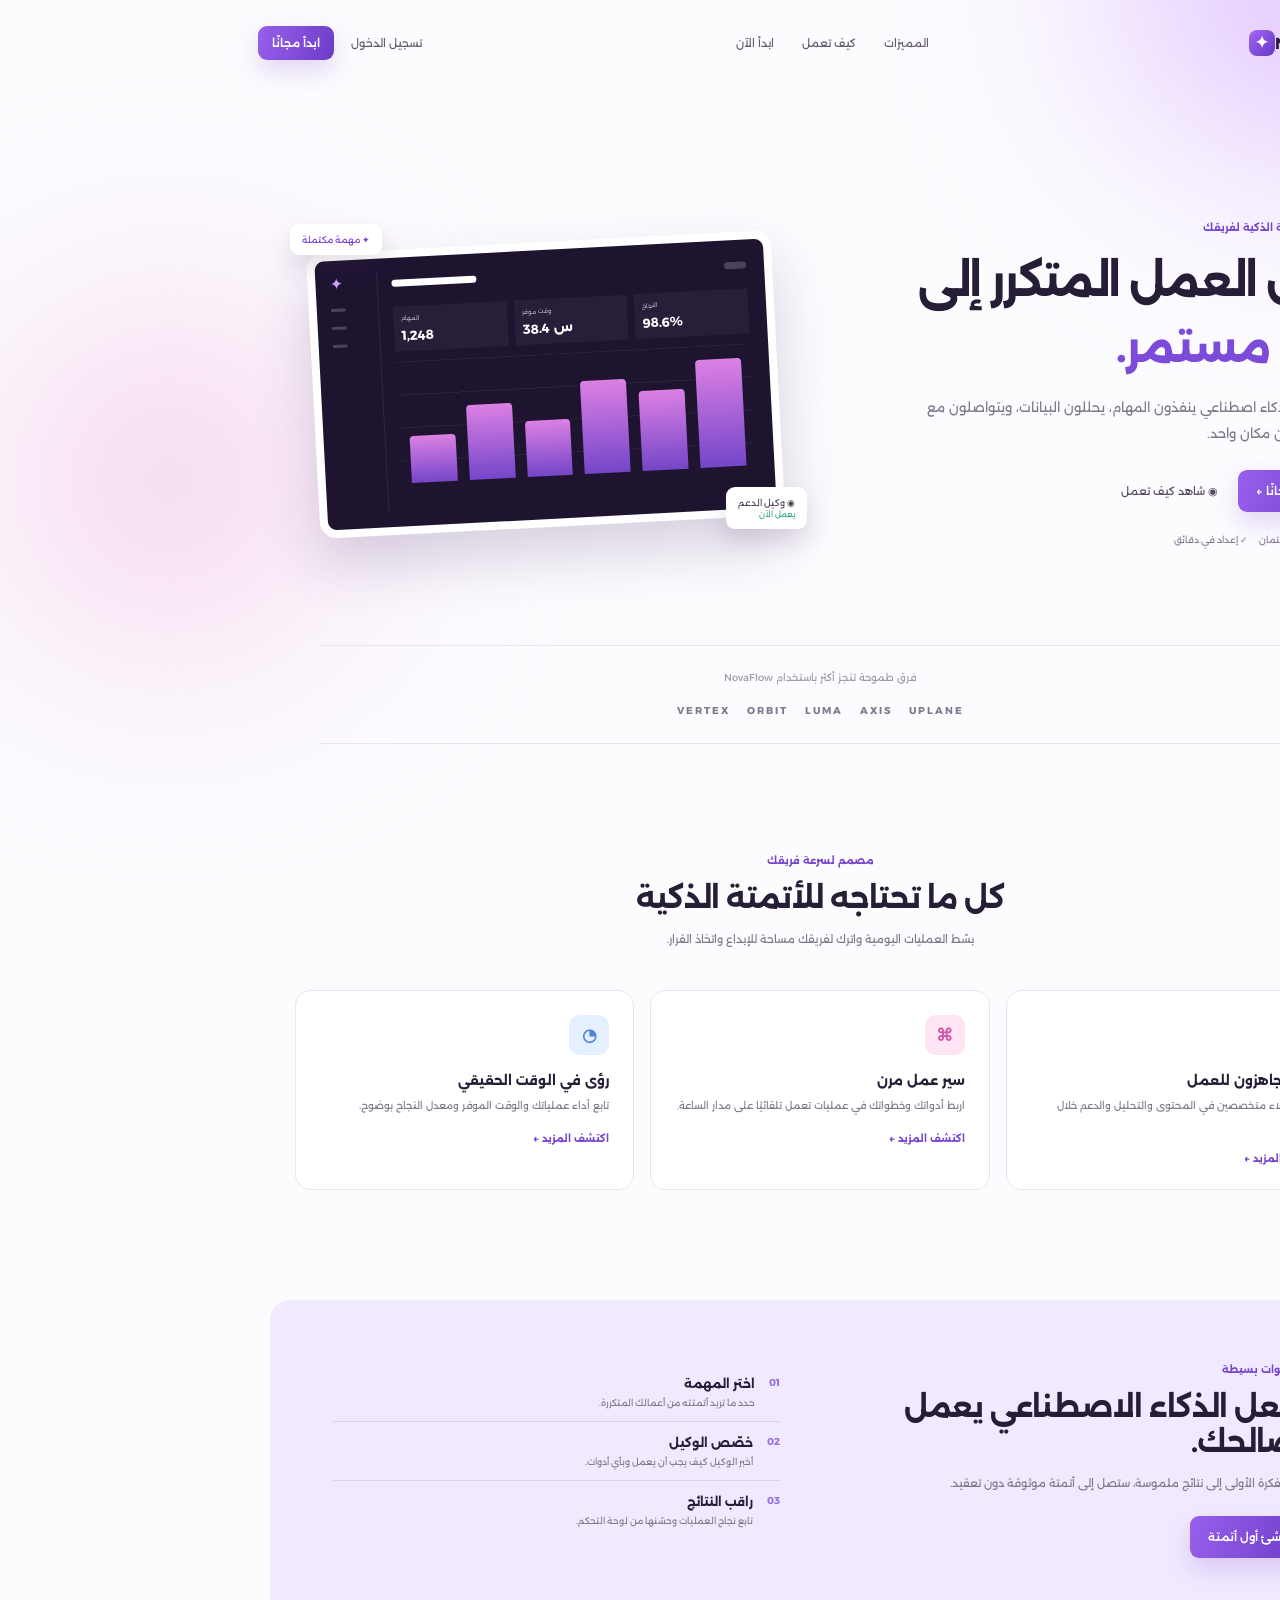
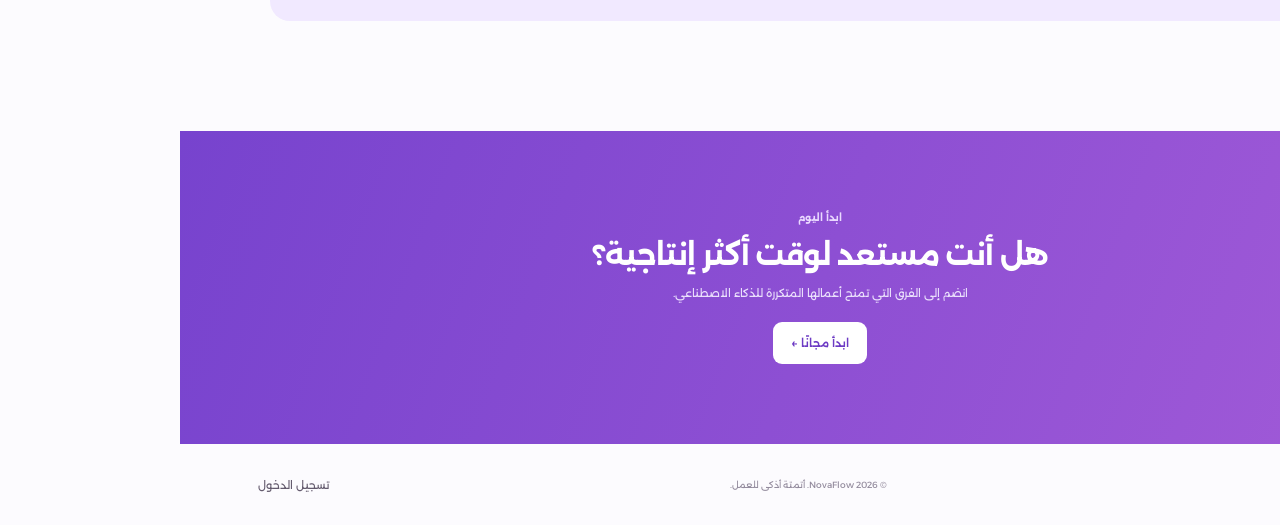
<file: index.html>
<!doctype html><html lang="ar" dir="rtl"><head><meta charset="UTF-8"><meta name="viewport" content="width=device-width,initial-scale=1.0"><title>NovaFlow | أتمتة أذكى</title><link rel="preconnect" href="https://fonts.googleapis.com"><link rel="preconnect" href="https://fonts.gstatic.com" crossorigin><link href="https://fonts.googleapis.com/css2?family=Alexandria:wght@400;500;600;700&display=swap" rel="stylesheet"><link rel="stylesheet" href="home.css"></head><body><div class="glow a"></div><div class="glow b"></div><header><a class="brand" href="index.html"><span>✦</span>NOVAFLOW</a><nav><a href="#features">المميزات</a><a href="#how">كيف تعمل</a><a href="#start">ابدأ الآن</a></nav><div><a class="login" href="login.html">تسجيل الدخول</a><a class="button mini" href="login.html">ابدأ مجانًا</a></div></header><main><section class="hero"><div><p class="eyebrow">✦ منصة الأتمتة الذكية لفريقك</p><h1>حوّل العمل المتكرر إلى <em>نمو مستمر.</em></h1><p class="lead">أنشئ وكلاء ذكاء اصطناعي ينفذون المهام، يحللون البيانات، ويتواصلون مع عملائك — من مكان واحد.</p><p><a class="button" href="login.html">ابدأ الآن مجانًا <span>←</span></a><a class="watch" href="#how">◉ شاهد كيف تعمل</a></p><div class="trust">✓ لا تحتاج بطاقة ائتمان　 ✓ إعداد في دقائق</div></div><div class="visual"><i class="tag t1">✦ مهمة مكتملة</i><div class="preview"><aside>✦<i></i><i></i><i></i></aside><section><div class="p-title"><b></b><i></i></div><div class="p-stats"><span>المهام<strong>1,248</strong></span><span>وقت موفر<strong>38.4 س</strong></span><span>النجاح<strong>98.6%</strong></span></div><div class="bars"><i style="--h:42%"></i><i style="--h:67%"></i><i style="--h:50%"></i><i style="--h:83%"></i><i style="--h:71%"></i><i style="--h:96%"></i></div></section></div><i class="tag t2">◉ وكيل الدعم<br><small>يعمل الآن</small></i></div></section><section class="logos">فرق طموحة تنجز أكثر باستخدام NovaFlow <div>VERTEX　 ORBIT　 LUMA　 AXIS　 UPLANE</div></section><section class="features" id="features"><p class="eyebrow">مصمم لسرعة فريقك</p><h2>كل ما تحتاجه للأتمتة الذكية</h2><p class="section-text">بسّط العمليات اليومية واترك لفريقك مساحة للإبداع واتخاذ القرار.</p><div class="cards"><article><b>✦</b><h3>وكلاء جاهزون للعمل</h3><p>أنشئ وكلاء متخصصين في المحتوى والتحليل والدعم خلال دقائق.</p><a href="login.html">اكتشف المزيد ←</a></article><article><b>⌘</b><h3>سير عمل مرن</h3><p>اربط أدواتك وخطواتك في عمليات تعمل تلقائيًا على مدار الساعة.</p><a href="login.html">اكتشف المزيد ←</a></article><article><b>◔</b><h3>رؤى في الوقت الحقيقي</h3><p>تابع أداء عملياتك والوقت الموفر ومعدل النجاح بوضوح.</p><a href="login.html">اكتشف المزيد ←</a></article></div></section><section class="how" id="how"><div><p class="eyebrow">3 خطوات بسيطة</p><h2>اجعل الذكاء الاصطناعي يعمل لصالحك.</h2><p>من الفكرة الأولى إلى نتائج ملموسة، ستصل إلى أتمتة موثوقة دون تعقيد.</p><a class="button" href="login.html">أنشئ أول أتمتة</a></div><ol><li><b>01</b><span><h3>اختر المهمة</h3><p>حدد ما تريد أتمتته من أعمالك المتكررة.</p></span></li><li><b>02</b><span><h3>خصّص الوكيل</h3><p>أخبر الوكيل كيف يجب أن يعمل وبأي أدوات.</p></span></li><li><b>03</b><span><h3>راقب النتائج</h3><p>تابع نجاح العمليات وحسّنها من لوحة التحكم.</p></span></li></ol></section><section class="cta" id="start"><p class="eyebrow">ابدأ اليوم</p><h2>هل أنت مستعد لوقت أكثر إنتاجية؟</h2><p>انضم إلى الفرق التي تمنح أعمالها المتكررة للذكاء الاصطناعي.</p><a class="button white" href="login.html">ابدأ مجانًا ←</a></section></main><footer><a class="brand" href="index.html"><span>✦</span>NOVAFLOW</a><p>© 2026 NovaFlow. أتمتة أذكى للعمل.</p><a href="login.html">تسجيل الدخول</a></footer></body></html>
</file>
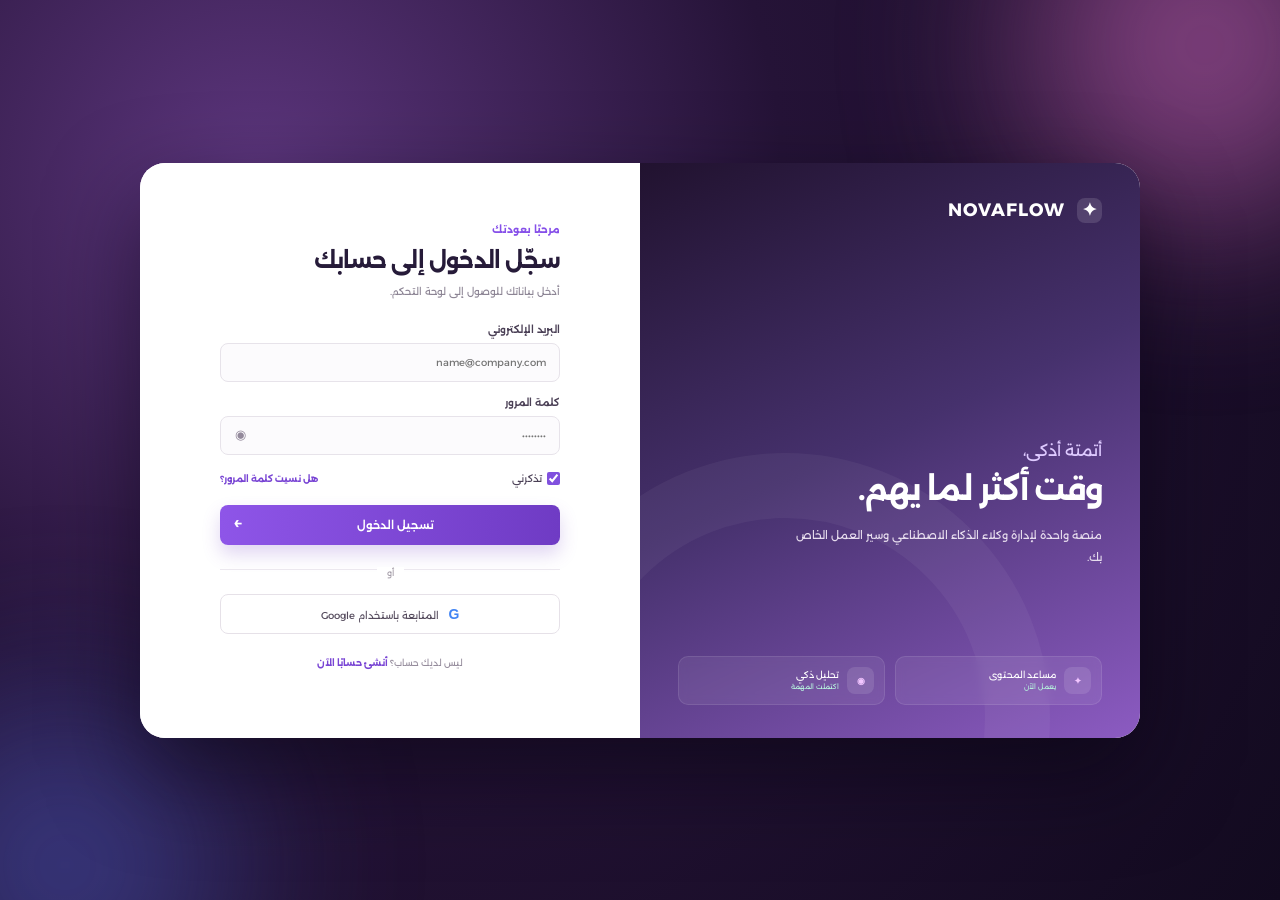
<file: dashboard.html>
<!doctype html>
<html lang="ar" dir="rtl"><head><meta charset="UTF-8"><meta name="viewport" content="width=device-width,initial-scale=1.0"><title>NovaFlow | AI Automation</title><link rel="preconnect" href="https://fonts.googleapis.com"><link rel="preconnect" href="https://fonts.gstatic.com" crossorigin><link href="https://fonts.googleapis.com/css2?family=Alexandria:wght@400;500;600;700&display=swap" rel="stylesheet"><link rel="stylesheet" href="style.css"></head>
<body><div class="ambient a"></div><div class="ambient b"></div><main class="shell"><aside class="sidebar"><a class="brand" href="#"><span>✦</span> NOVAFLOW</a><p class="workspace">مساحة عمل الفريق</p><nav><a class="active" href="#dashboard">▦ لوحة التحكم</a><a href="#analytics">◔ التحليلات</a><a href="#workflows">⌘ سير العمل</a><a href="#agents">◉ الوكلاء الذكيون</a><a href="#activity">◌ سجل النشاط</a><a href="#settings">⚙ الإعدادات</a></nav><div class="usage"><div><span>استخدام الخطة</span><strong>68%</strong></div><i><em></em></i><small>680 من 1,000 عملية</small></div><button class="logout" id="logoutButton">↪ تسجيل الخروج</button></aside>
<section class="content" id="dashboard"><header><button class="mobile-menu" id="menuButton">☰</button><div><h1>لوحة التحكم</h1><p>مرحبًا يا حكيم، إليك ملخص أعمالك اليوم.</p></div><div class="top-actions"><button>♧<i></i></button><button>✉</button><div class="profile"><span>ح</span><div><strong>حكيم</strong><small>مدير النظام</small></div></div></div></header>
<section class="metrics" id="analytics"><article><span class="metric violet">✦</span><div><small>المهام المنفّذة</small><strong id="runsCount">1,248</strong><p class="up">↑ 12.5% <span>هذا الأسبوع</span></p></div></article><article><span class="metric pink">◷</span><div><small>وقت تم توفيره</small><strong>38.4 س</strong><p class="up">↑ 8.2% <span>هذا الأسبوع</span></p></div></article><article><span class="metric blue">◉</span><div><small>وكلاء نشطون</small><strong>08</strong><p class="online">● 6 يعملون الآن</p></div></article><article><span class="metric orange">◈</span><div><small>معدل النجاح</small><strong>98.6%</strong><p class="up">↑ 1.4% <span>هذا الشهر</span></p></div></article></section>
<section class="charts"><article class="panel chart-panel"><div class="panel-head"><div><h2>نشاط الأتمتة</h2><p>عدد العمليات المنفذة خلال الأسبوع</p></div><select><option>آخر 7 أيام</option></select></div><div class="chart"><div class="y"><span>300</span><span>200</span><span>100</span><span>0</span></div><div class="bars"><i style="--h:54%"></i><i style="--h:78%"></i><i style="--h:63%"></i><i style="--h:90%"></i><i style="--h:70%"></i><i style="--h:84%"></i><i style="--h:97%"></i></div></div><div class="days"><span>السبت</span><span>الأحد</span><span>الإثنين</span><span>الثلاثاء</span><span>الأربعاء</span><span>الخميس</span><span>اليوم</span></div></article><article class="panel agents" id="agents"><div class="panel-head"><div><h2>الوكلاء الذكيون</h2><p>حالة فريق الأتمتة</p></div><button>عرض الكل</button></div><div class="agent"><b class="av one">م</b><div><strong>مساعد المحتوى</strong><small>● يعمل الآن</small></div><button>▶</button></div><div class="agent"><b class="av two">ب</b><div><strong>محلل البيانات</strong><small>● يعمل الآن</small></div><button>▶</button></div><div class="agent"><b class="av three">ع</b><div><strong>وكيل الدعم</strong><small class="idle">● في الانتظار</small></div><button>▶</button></div></article></section>
<section class="panel workflows" id="workflows"><div class="panel-head"><div><h2>عمليات الأتمتة الأخيرة</h2><p>كل عملياتك المنفذة مؤخرًا</p></div><div class="table-actions"><input id="searchInput" placeholder="ابحث عن عملية..."><button class="new-flow" id="newTaskBtn">+ إنشاء أتمتة</button></div></div><div class="table-wrap"><table><thead><tr><th>اسم العملية</th><th>الوكيل</th><th>وقت التنفيذ</th><th>الحالة</th><th>التفاصيل</th></tr></thead><tbody id="tableBody"><tr><td><b class="flow violet">✦</b> تلخيص رسائل البريد</td><td>مساعد المحتوى</td><td>منذ 3 دقائق</td><td><span class="status done">● مكتملة</span></td><td><button class="detail">عرض</button></td></tr><tr><td><b class="flow blue">◉</b> تحليل تقييمات العملاء</td><td>محلل البيانات</td><td>منذ 18 دقيقة</td><td><span class="status done">● مكتملة</span></td><td><button class="detail">عرض</button></td></tr><tr><td><b class="flow orange">⌁</b> إرسال تقرير المبيعات</td><td>وكيل التقارير</td><td>منذ ساعة</td><td><span class="status run">● قيد التنفيذ</span></td><td><button class="detail">عرض</button></td></tr><tr><td><b class="flow rose">⌘</b> تصنيف طلبات الدعم</td><td>وكيل الدعم</td><td>منذ ساعتين</td><td><span class="status done">● مكتملة</span></td><td><button class="detail">عرض</button></td></tr></tbody></table></div></section></section></main>
<div class="modal-backdrop" id="modalBackdrop"><form class="modal" id="taskForm"><button type="button" class="close" id="closeModal">×</button><p>أتمتة جديدة</p><h2>أنشئ سير عمل ذكي</h2><label>اسم العملية<input id="taskName" required maxlength="48" placeholder="مثال: تلخيص محادثات الدعم"></label><label>اختر الوكيل<select id="taskAgent"><option>مساعد المحتوى</option><option>محلل البيانات</option><option>وكيل الدعم</option></select></label><button class="new-flow submit" type="submit">إنشاء وتشغيل ✦</button></form></div><div class="toast" id="toast">تم إنشاء العملية بنجاح</div><script src="app.js"></script></body></html>
</file>
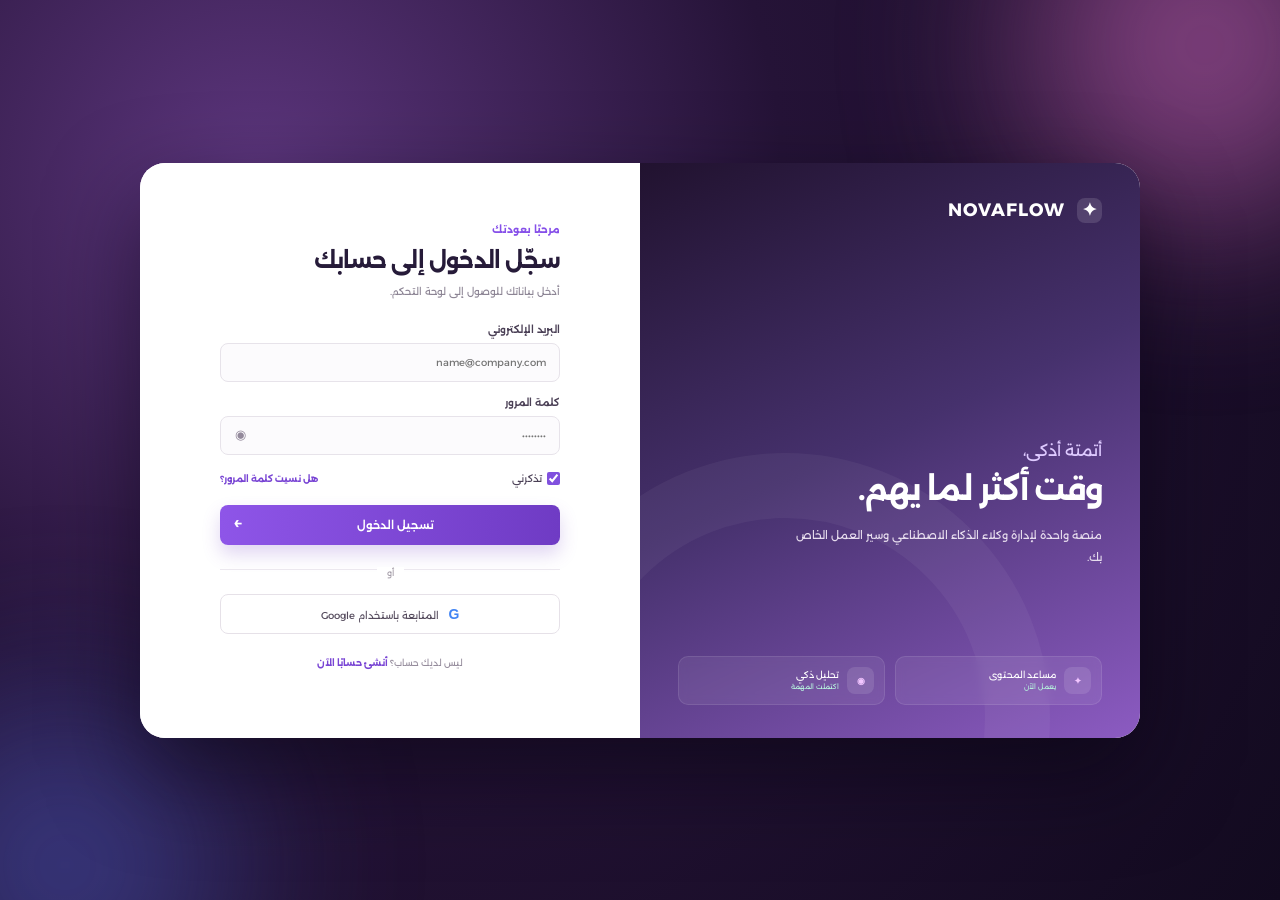
<file: login.html>
<!doctype html>
<html lang="ar" dir="rtl">
  <head>
    <meta charset="UTF-8" />
    <meta name="viewport" content="width=device-width, initial-scale=1.0" />
    <title>تسجيل الدخول | NovaFlow</title>
    <link rel="preconnect" href="https://fonts.googleapis.com" />
    <link rel="preconnect" href="https://fonts.gstatic.com" crossorigin />
    <link href="https://fonts.googleapis.com/css2?family=Alexandria:wght@400;500;600;700&display=swap" rel="stylesheet" />
    <link rel="stylesheet" href="login.css" />
  </head>
  <body>
    <div class="background-orb one"></div><div class="background-orb two"></div>
    <main class="login-card">
      <section class="visual-side">
        <a class="brand" href="index.html"><span>✦</span> NOVAFLOW</a>
        <div class="visual-copy"><p>أتمتة أذكى،</p><h1>وقت أكثر لما يهم.</h1><span>منصة واحدة لإدارة وكلاء الذكاء الاصطناعي وسير العمل الخاص بك.</span></div>
        <div class="mini-flow"><div><b>✦</b><span>مساعد المحتوى<small>يعمل الآن</small></span><i>→</i></div><div><b>◉</b><span>تحليل ذكي<small>اكتملت المهمة</small></span></div></div>
      </section>
      <section class="form-side">
        <div class="form-wrap">
          <p class="welcome">مرحبًا بعودتك</p><h2>سجّل الدخول إلى حسابك</h2><p class="subtitle">أدخل بياناتك للوصول إلى لوحة التحكم.</p>
          <form id="loginForm">
            <label>البريد الإلكتروني<input id="email" type="email" required placeholder="name@company.com" /></label>
            <label>كلمة المرور<div class="password-wrap"><input id="password" type="password" required minlength="4" placeholder="••••••••" /><button type="button" id="togglePassword" aria-label="إظهار كلمة المرور">◉</button></div></label>
            <div class="options"><label class="remember"><input type="checkbox" checked /> تذكرني</label><a href="#">هل نسيت كلمة المرور؟</a></div>
            <button class="submit" type="submit">تسجيل الدخول <span>←</span></button>
          </form>
          <div class="divider"><span>أو</span></div>
          <button class="google" type="button"><b>G</b> المتابعة باستخدام Google</button>
          <p class="signup">ليس لديك حساب؟ <a href="#">أنشئ حسابًا الآن</a></p>
        </div>
      </section>
    </main>
    <div class="toast" id="toast">تم تسجيل الدخول بنجاح، جاري فتح لوحة التحكم...</div>
    <script src="login.js"></script>
  </body>
</html>
</file>
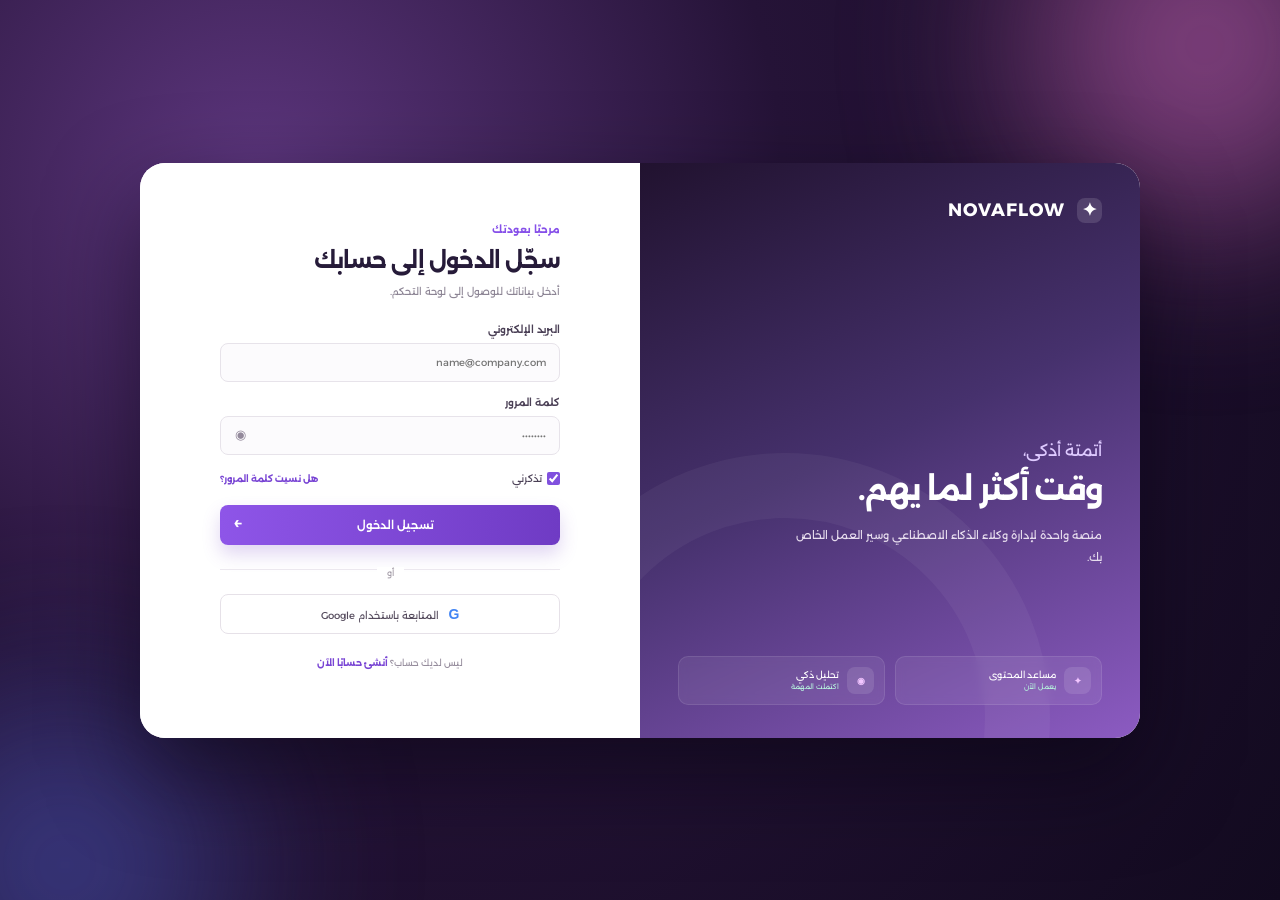
<file: sections.html>
<!doctype html><html lang="ar" dir="rtl"><head><meta charset="utf-8"><meta name="viewport" content="width=device-width,initial-scale=1"><title>NovaFlow | مساحة العمل</title><link href="https://fonts.googleapis.com/css2?family=Alexandria:wght@400;500;600;700&display=swap" rel="stylesheet"><style>body{margin:0;background:#180f28;color:#f3edfb;font:12px Alexandria,Arial}main{max-width:1300px;min-height:100vh;margin:auto;display:flex}aside{width:220px;padding:30px 18px;background:#120b20;border-left:1px solid #ffffff12}.brand{color:#fff;text-decoration:none;font-weight:bold;letter-spacing:1px}.brand span{padding:5px;margin-left:6px;border-radius:7px;background:#8953e7}aside p{font-size:10px;color:#9f94aa;margin:16px 0 25px}nav{display:grid;gap:5px}nav a{padding:11px;color:#bfb4c9;text-decoration:none;border-radius:7px}nav a.active,nav a:hover{background:#62409d;color:white}aside button{margin-top:50px;background:none;border:0;color:#c1b5ca;font:11px Alexandria;cursor:pointer}.content{flex:1;padding:40px}header{display:flex;justify-content:space-between;margin-bottom:25px}header p{margin:0 0 8px;color:#c590ff;font-size:9px}h1{margin:0;font-size:24px}header span,.card p{color:#a99eb3;font-size:10px}header a{color:#e3d8ed;text-decoration:none;background:#ffffff0d;padding:9px;border-radius:7px}.grid{display:grid;grid-template-columns:repeat(3,1fr);gap:14px}.card{padding:20px;border:1px solid #ffffff13;border-radius:13px;background:#261a3c}.card h2{font-size:13px;margin:0 0 7px}.big{font-size:27px!important;color:#fff!important}.green{color:#64dca8!important}.wide{grid-column:span 2}.chart{height:220px;display:flex;align-items:end;gap:14px;padding:14px;margin-top:15px;background:repeating-linear-gradient(to bottom,#ffffff0d 0,#ffffff0d 1px,transparent 1px,transparent 55px)}.chart i{flex:1;height:var(--h);background:linear-gradient(#cc72fa,#7745cb);border-radius:6px 6px 0 0}.table{width:100%;border-collapse:collapse;margin-top:15px}.table td,.table th{border-bottom:1px solid #ffffff12;padding:12px 8px;text-align:right;font-size:9px}.table th{color:#a99eb3;font-weight:400}.state{color:#6cdda9}.agent,.activity{display:flex;align-items:center;gap:12px;padding:13px 0;border-bottom:1px solid #ffffff12}.avatar,.activity b{display:grid;place-items:center;width:31px;height:31px;background:#9864d3;border-radius:50%;color:#2d1743}.agent small,.activity small{display:block;color:#70d9ad;font-size:8px;margin-top:4px}.agent button{margin-right:auto;border:0;border-radius:6px;background:#ffffff10;color:white;padding:7px;font:9px Alexandria}.activity time{margin-right:auto;color:#9d91a8;font-size:8px}@media(max-width:700px){main{display:block}aside{width:auto}nav{display:flex;overflow:auto}nav a{white-space:nowrap}.content{padding:24px 15px}.grid{grid-template-columns:1fr}.wide{grid-column:auto}}</style></head><body><main><aside><a class="brand" href="dashboard.html"><span>✦</span>NOVAFLOW</a><p>مساحة عمل الفريق</p><nav><a href="dashboard.html">▦ لوحة التحكم</a><a href="sections.html?view=analytics">◔ التحليلات</a><a href="sections.html?view=workflows">⌘ سير العمل</a><a href="sections.html?view=agents">◉ الوكلاء الذكيون</a><a href="sections.html?view=activity">◌ سجل النشاط</a><a href="settings.html">⚙ الإعدادات</a></nav><button id="logout">↪ تسجيل الخروج</button></aside><section class="content"><header><div><p id="eyebrow">مساحة العمل</p><h1 id="title">التحليلات</h1><span id="subtitle"></span></div><a href="dashboard.html">← لوحة التحكم</a></header><div id="view"></div></section></main><script src="sections.js"></script></body></html>
</file>
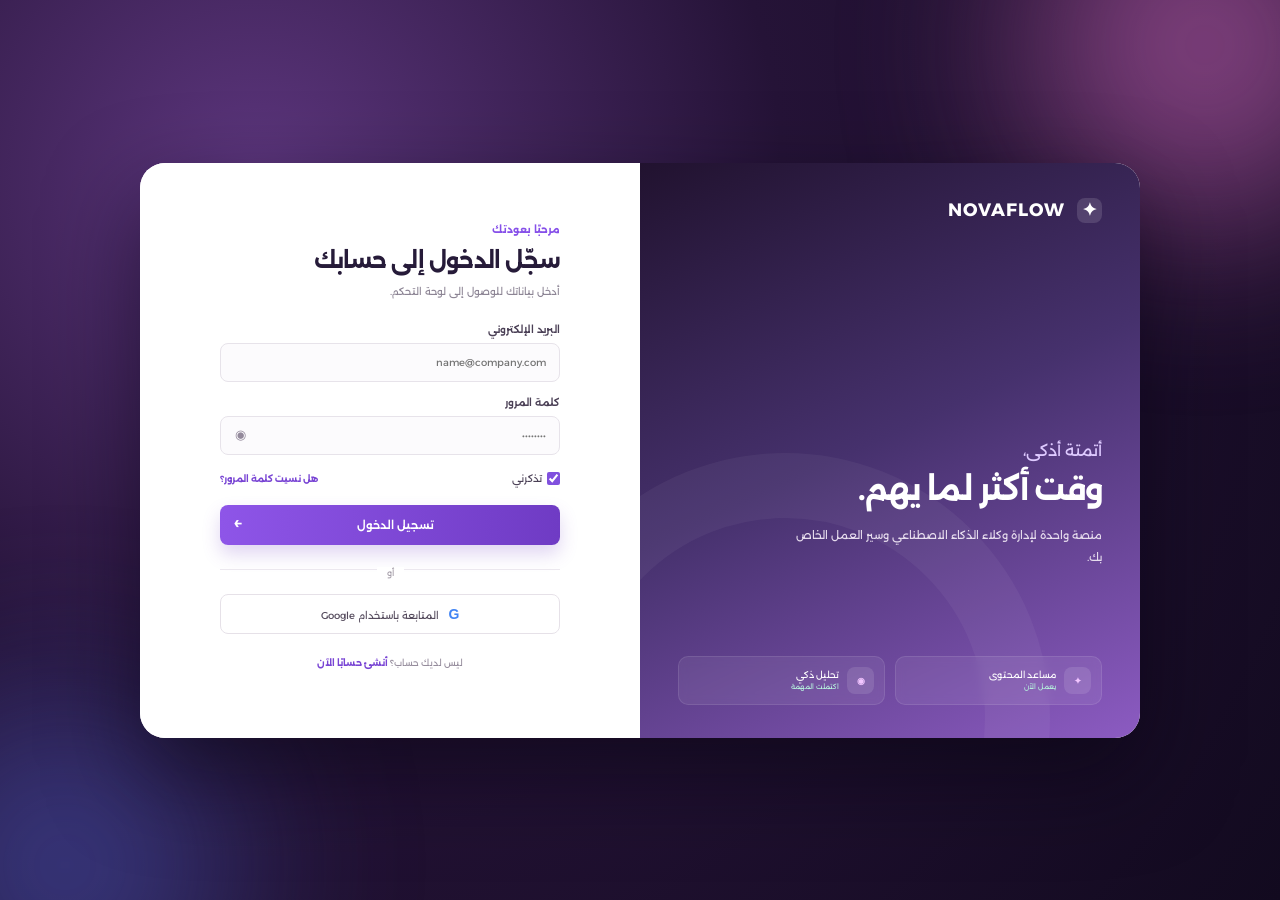
<file: settings.html>
<!doctype html><html lang="ar" dir="rtl"><head><meta charset="UTF-8"><meta name="viewport" content="width=device-width,initial-scale=1.0"><title>الإعدادات | NovaFlow</title><link rel="preconnect" href="https://fonts.googleapis.com"><link rel="preconnect" href="https://fonts.gstatic.com" crossorigin><link href="https://fonts.googleapis.com/css2?family=Alexandria:wght@400;500;600;700&display=swap" rel="stylesheet"><link rel="stylesheet" href="settings.css"></head><body><div class="bg"></div><main><aside><a class="brand" href="dashboard.html"><span>✦</span> NOVAFLOW</a><p>مساحة عمل الفريق</p><nav><a href="dashboard.html">▦ لوحة التحكم</a><a href="dashboard.html#analytics">◔ التحليلات</a><a href="dashboard.html#workflows">⌘ سير العمل</a><a href="dashboard.html#agents">◉ الوكلاء الذكيون</a><a class="active" href="settings.html">⚙ الإعدادات</a></nav><button id="logout">↪ تسجيل الخروج</button></aside><section class="content"><header><div><p>إدارة الحساب</p><h1>الإعدادات</h1><span>تحكم في معلومات حسابك وتجربة لوحة التحكم.</span></div><a href="dashboard.html">← العودة للوحة التحكم</a></header><div class="grid"><form class="card" id="profileForm"><h2>الملف الشخصي</h2><p>المعلومات الظاهرة في لوحة التحكم.</p><label>الاسم الظاهر<input id="displayName" required maxlength="30"></label><label>البريد الإلكتروني<input id="email" type="email"></label><label>المسمى الوظيفي<input id="role" maxlength="35"></label><button type="submit">حفظ التغييرات</button></form><section class="card"><h2>تفضيلات التنبيهات</h2><p>اختر ما ترغب في تلقيه من تحديثات.</p><label class="toggle">تنبيه عند اكتمال المهمة<input data-setting="taskNotifications" type="checkbox"><i></i></label><label class="toggle">ملخص الأداء الأسبوعي<input data-setting="weeklySummary" type="checkbox"><i></i></label><label class="toggle">تنبيهات فشل الأتمتة<input data-setting="failureNotifications" type="checkbox"><i></i></label></section><section class="card"><h2>مظهر لوحة التحكم</h2><p>خصص طريقة عرض مساحة العمل.</p><label class="toggle">تأثيرات الحركة<input data-setting="motion" type="checkbox"><i></i></label><div class="colors"><span>لون الواجهة</span><button class="selected" data-color="purple"></button><button data-color="blue"></button><button data-color="pink"></button></div></section></div></section></main><div class="toast" id="toast">تم حفظ الإعدادات بنجاح</div><script src="settings.js"></script></body></html>
</file>
<file: home.css>
:root{--ink:#261d36;--muted:#81798b;--p:#8350e2;--line:#eae5ef}*{box-sizing:border-box}html{scroll-behavior:smooth}body{margin:0;background:#fcfbfe;color:var(--ink);font-family:Alexandria,Arial}.glow{position:absolute;border-radius:50%;filter:blur(100px);z-index:-1}.glow.a{width:440px;height:360px;background:#e2c8ff;top:-200px;right:-100px}.glow.b{width:340px;height:340px;background:#f6d9f0;top:310px;left:-180px}header{height:85px;max-width:1180px;padding:0 28px;margin:auto;display:flex;align-items:center;justify-content:space-between}.brand{direction:ltr;color:var(--ink);text-decoration:none;font-weight:700;letter-spacing:1px}.brand span{display:inline-grid;place-items:center;width:26px;height:26px;margin-left:6px;border-radius:8px;background:linear-gradient(135deg,#a368f3,#6635c5);color:#fff}header nav{display:flex;gap:28px}header nav a,.login,footer>a:last-child{font-size:11px;color:#645b6e;text-decoration:none}.button{display:inline-block;padding:14px 18px;border-radius:9px;background:linear-gradient(110deg,#9760ed,#6d3cc7);box-shadow:0 11px 24px #7744cd33;color:#fff;text-decoration:none;font-size:11px;font-weight:600}.mini{padding:10px 14px;margin-right:17px}.hero{max-width:1180px;min-height:560px;margin:auto;padding:78px 55px 40px;display:grid;grid-template-columns:1fr 1fr;align-items:center;gap:30px}.eyebrow{margin:0 0 13px;color:#7746ce;font-weight:700;font-size:10px}.hero h1{font-size:44px;letter-spacing:-2px;line-height:1.5;margin:0}.hero h1 em{font-style:normal;color:#7d4bda}.lead{max-width:460px;color:var(--muted);font-size:13px;line-height:2;margin:15px 0 24px}.watch{font-size:11px;color:#554a62;text-decoration:none;margin-right:20px}.trust{color:#847b8e;font-size:9px;margin-top:22px}.visual{position:relative;min-height:350px;display:grid;place-items:center}.preview{direction:ltr;display:flex;width:465px;height:285px;padding:14px;background:#1e1430;border:8px solid #fff;border-radius:17px;box-shadow:0 28px 55px #50326f36;transform:rotate(-3deg)}.preview aside{width:48px;color:#d39cff;border-right:1px solid #ffffff14;display:grid;align-content:start;gap:15px}.preview aside i{display:block;width:15px;height:3px;background:#ffffff35;border-radius:3px}.preview section{flex:1;padding:8px 4px 0 14px}.p-title{display:flex;justify-content:space-between}.p-title b{width:85px;height:7px;border-radius:5px;background:#fff}.p-title i{width:22px;height:7px;border-radius:5px;background:#ffffff33}.p-stats{display:grid;grid-template-columns:repeat(3,1fr);gap:7px;margin-top:20px}.p-stats span{padding:8px;background:#ffffff0b;color:#afa4c2;font-size:6px}.p-stats strong{display:block;color:#fff;font-size:13px;margin-top:5px}.bars{height:132px;margin-top:10px;padding:10px;display:flex;gap:12px;align-items:end;background:repeating-linear-gradient(to bottom,#ffffff0d 0,#ffffff0d 1px,transparent 1px,transparent 33px)}.bars i{flex:1;height:var(--h);border-radius:4px 4px 0 0;background:linear-gradient(#dc80e4,#7446c9)}.tag{position:absolute;z-index:1;background:#fff;padding:10px 12px;border-radius:9px;box-shadow:0 12px 24px #482b5526;font-style:normal;font-size:9px}.t1{color:#7941d4;top:15px;left:5px}.t2{bottom:30px;right:-2px;color:#4d4157}.t2 small{color:#35af83;font-size:8px}.logos{max-width:1000px;padding:25px;margin:auto;text-align:center;border-top:1px solid var(--line);border-bottom:1px solid var(--line);font-size:10px;color:#a099a6}.logos div{margin-top:20px;color:#81788e;letter-spacing:2px;font-weight:bold}.features{text-align:center;max-width:1100px;padding:110px 25px;margin:auto}.features h2,.how h2,.cta h2{font-size:29px;margin:0;letter-spacing:-1px}.section-text{max-width:420px;margin:13px auto 0;color:var(--muted);font-size:11px;line-height:2}.cards{display:grid;grid-template-columns:repeat(3,1fr);gap:16px;margin-top:40px;text-align:right}.cards article{padding:24px;border:1px solid var(--line);background:#fff;border-radius:15px}.cards b{display:grid;place-items:center;width:40px;height:40px;border-radius:11px;background:#ede3ff;color:#7e49de;font-size:17px}.cards article:nth-child(2) b{background:#ffe4f4;color:#d357a8}.cards article:nth-child(3) b{background:#e4efff;color:#5085d9}.cards h3{font-size:13px;margin:17px 0 8px}.cards p{color:var(--muted);font-size:10px;line-height:2;margin:0}.cards a{display:block;color:#7745cf;margin-top:16px;font-size:10px;text-decoration:none;font-weight:bold}.how{max-width:1100px;margin:auto;padding:63px;display:grid;grid-template-columns:1fr 1fr;gap:80px;border-radius:20px;background:#f1e9ff}.how>div>p:not(.eyebrow){font-size:11px;color:var(--muted);line-height:2;margin:13px 0 22px}.how ol{list-style:none;margin:0;padding:0}.how li{display:flex;gap:14px;padding:13px 0;border-bottom:1px solid #dcd1e9}.how li:last-child{border:0}.how li>b{color:#9870dc;font-size:10px}.how h3{font-size:12px;margin:0 0 6px}.how li p{font-size:9px;color:var(--muted);margin:0}.cta{text-align:center;margin-top:110px;padding:80px 20px;background:linear-gradient(110deg,#7743ce,#a35bd8);color:#fff}.cta .eyebrow{color:#ead9ff}.cta>p:not(.eyebrow){font-size:11px;color:#eadffc;margin:14px 0 22px}.white{background:#fff;color:#6d3bc4;box-shadow:none}footer{max-width:1180px;margin:auto;padding:26px 28px;display:flex;align-items:center;justify-content:space-between;color:#948c9e;font-size:9px}@media(max-width:800px){header nav{display:none}.hero{padding:55px 28px;grid-template-columns:1fr}.hero h1{font-size:34px}.visual{min-height:280px}.cards,.how{grid-template-columns:1fr}.how{margin:0 16px;padding:34px;gap:30px}.features{padding:75px 20px}}@media(max-width:500px){header{padding:0 16px}.login{display:none}.hero{padding:42px 20px}.hero h1{font-size:28px}.preview{width:94vw;height:225px}.bars{height:83px}.tag{display:none}.cards{grid-template-columns:1fr}.cta{margin-top:65px}footer p{display:none}}
</file>
<file: style.css>
:root{--bg:#161025;--panel:#251b3b;--panel2:#1f1731;--line:#ffffff12;--text:#f4efff;--muted:#a79caf;--purple:#9860ff}*{box-sizing:border-box}body{margin:0;color:var(--text);font:12px Alexandria,Arial;background:radial-gradient(circle at 55% -20%,#73509b 0,#221533 35%,#120d1e 85%);min-height:100vh}.ambient{position:fixed;border-radius:50%;filter:blur(100px);opacity:.25;z-index:-1}.ambient.a{width:350px;height:350px;background:#a15cfc;top:5%;left:-180px}.ambient.b{width:400px;height:400px;background:#4a3cb0;bottom:-150px;right:-120px}.shell{max-width:1300px;min-height:100vh;margin:auto;display:flex;background:#180f28b0;border-inline:1px solid #ffffff08}.sidebar{width:235px;min-height:100vh;padding:31px 18px;border-left:1px solid var(--line);display:flex;flex-direction:column;background:#120b20a3}.brand{font-size:18px;font-weight:700;letter-spacing:1px;text-decoration:none;color:#fff;direction:ltr}.brand span{display:inline-grid;place-items:center;width:25px;height:25px;border-radius:8px;margin-left:8px;background:linear-gradient(135deg,#bc7aff,#7e4add)}.workspace{margin:13px 0 31px;color:#81758e;font-size:10px}nav{display:grid;gap:6px}nav a{color:#b7aebb;text-decoration:none;padding:12px 13px;border-radius:8px;transition:.2s}nav a:hover,nav a.active{background:linear-gradient(90deg,#6842ad,#3c285d);color:#fff}nav a:first-letter{color:#d49aff}.usage{margin-top:auto;padding:16px 13px;background:#ffffff08;border-radius:11px}.usage div{display:flex;justify-content:space-between;font-size:10px}.usage strong{color:#d79bff}.usage i{display:block;height:5px;background:#ffffff18;margin:11px 0 7px;border-radius:5px}.usage em{display:block;width:68%;height:100%;border-radius:inherit;background:linear-gradient(90deg,#8f5eff,#e182d9)}.usage small{font-size:9px;color:#84788e}.logout{border:0;background:transparent;color:#a79caf;text-align:right;padding:18px 10px 0;font:11px Alexandria;cursor:pointer}.content{flex:1;padding:29px 34px 45px;min-width:0}header{display:flex;align-items:center;justify-content:space-between;margin-bottom:31px}h1,h2,p{margin:0}h1{font-size:23px;letter-spacing:-1px}header p,.panel-head p{color:var(--muted);font-size:10px;margin-top:8px}.top-actions{display:flex;align-items:center;gap:10px;direction:ltr}.top-actions>button,.agents button{border:0;color:#d7cce3;background:#ffffff0d;border-radius:8px;width:32px;height:32px;cursor:pointer;position:relative}.top-actions i{width:5px;height:5px;background:#fa72a8;border-radius:50%;position:absolute;top:8px;left:8px}.profile{display:flex;align-items:center;gap:8px;margin-right:9px;direction:rtl}.profile>span,.av{display:grid;place-items:center;width:34px;height:34px;border-radius:50%;background:linear-gradient(135deg,#edbf97,#84527f);color:#2a1737;font-weight:bold}.profile strong,.profile small{display:block;font-size:10px}.profile small{font-size:8px;color:var(--muted);margin-top:3px}.mobile-menu{display:none}.metrics{display:grid;grid-template-columns:repeat(4,1fr);gap:14px}.metrics article,.panel{background:linear-gradient(135deg,#2a1d43,#211632);border:1px solid var(--line);border-radius:13px;box-shadow:0 13px 30px #07030c28}.metrics article{padding:17px;display:flex;gap:12px}.metric{width:37px;height:37px;flex:0 0 37px;display:grid;place-items:center;border-radius:10px;font-size:17px}.violet{background:#643fa4;color:#f2d2ff}.pink{background:#773b72;color:#ffb5e4}.blue{background:#28467c;color:#acd8ff}.orange{background:#79452b;color:#ffc890}.metrics small{color:var(--muted);font-size:9px}.metrics strong{display:block;font-size:19px;margin:5px 0}.metrics p{font-size:8px}.up{color:#64ddae}.up span{color:#8d8299}.online{color:#6de5bf}.charts{display:grid;grid-template-columns:1.55fr 1fr;gap:14px;margin-top:14px}.panel{padding:18px}.panel-head{display:flex;justify-content:space-between;align-items:start}.panel h2{font-size:13px}.panel select,.panel-head>button{font:9px Alexandria;color:#bdb3c6;background:#ffffff0a;border:1px solid #ffffff14;border-radius:6px;padding:7px;outline:0}.chart{height:165px;display:flex;margin-top:19px}.y{width:28px;display:flex;flex-direction:column;justify-content:space-between;color:#857b90;font-size:8px}.bars{flex:1;display:flex;align-items:end;justify-content:space-around;padding:0 7px 0 3px;background:repeating-linear-gradient(to bottom,transparent 0,transparent 40px,#ffffff0c 41px)}.bars i{display:block;width:9%;height:var(--h);border-radius:4px 4px 0 0;background:linear-gradient(#bf68ff,#7042bd);box-shadow:0 0 12px #a35bed45}.bars i:nth-child(7){background:linear-gradient(#f582ce,#9a4cdd)}.days{display:flex;justify-content:space-around;padding:9px 0 0 29px;color:#837991;font-size:8px}.agents .panel-head>button{color:#c894ff;border:0;padding:0;background:none}.agent{display:flex;align-items:center;gap:9px;padding:13px 0;border-bottom:1px solid var(--line)}.agent:last-child{border:0}.agent .av{width:30px;height:30px;font-size:10px}.av.one{background:#d8a483}.av.two{background:#5a9b9e}.av.three{background:#d290bd}.agent strong,.agent small{display:block;font-size:10px}.agent small{font-size:8px;color:#69d5a4;margin-top:5px}.agent small.idle{color:#a49aa9}.agent button{margin-right:auto;width:26px;height:26px;font-size:9px}.workflows{margin-top:14px}.table-actions{display:flex;gap:8px}.table-actions input{width:160px;background:#ffffff09;border:1px solid #ffffff12;border-radius:7px;padding:8px;color:#fff;font:9px Alexandria;outline:0}.new-flow{border:0;border-radius:7px;padding:8px 12px;background:linear-gradient(90deg,#a261ef,#7845d3);color:white;font:9px Alexandria;cursor:pointer}.table-wrap{overflow:auto;margin-top:18px}table{border-collapse:collapse;width:100%;min-width:620px;text-align:right}th{color:#92879e;font-weight:400;font-size:9px;padding:0 10px 11px}td{border-top:1px solid var(--line);padding:12px 10px;font-size:9px;color:#cfc6d5}.flow{display:inline-grid;place-items:center;width:21px;height:21px;border-radius:6px;margin-left:8px}.status{font-size:8px}.done{color:#6ce2ae}.run{color:#f4bc61}.detail{color:#d197ff;background:#ffffff0b;border:0;border-radius:5px;padding:5px 8px;font:8px Alexandria;cursor:pointer}.modal-backdrop{position:fixed;inset:0;display:none;place-items:center;background:#090510a8;z-index:5}.modal-backdrop.open{display:grid}.modal{width:min(390px,calc(100% - 30px));background:#281b40;border:1px solid #ffffff19;border-radius:15px;padding:27px;position:relative}.modal>p{color:#be8afa;font-size:10px}.modal h2{font-size:18px;margin:8px 0 22px}.modal label{display:block;font-size:10px;margin:13px 0}.modal input,.modal select{display:block;width:100%;margin-top:7px;padding:10px;border-radius:7px;border:1px solid #ffffff18;background:#ffffff0b;color:#fff;font:10px Alexandria;outline:0}.modal select option{color:#222}.close{position:absolute;top:12px;left:14px;border:0;background:transparent;color:#c8bdd3;font-size:22px;cursor:pointer}.submit{width:100%;margin-top:10px;padding:11px}.toast{position:fixed;bottom:22px;left:50%;transform:translate(-50%,90px);background:#f4efff;color:#261839;border-radius:8px;padding:12px 18px;font-size:10px;transition:.3s;z-index:6}.toast.show{transform:translate(-50%,0)}@media(max-width:900px){.sidebar{width:185px}.content{padding:25px 20px}.metrics{grid-template-columns:repeat(2,1fr)}}@media(max-width:650px){.shell{display:block}.sidebar{position:fixed;z-index:4;right:-240px;top:0;width:220px;transition:.25s}.sidebar.open{right:0}.mobile-menu{display:block;background:#ffffff0d;border:0;color:white;border-radius:7px;padding:8px;margin-left:10px}.content{padding:20px 14px}.top-actions>button{display:none}.charts{grid-template-columns:1fr}.metrics{grid-template-columns:1fr 1fr}.metrics article{padding:12px}.metric{width:30px;height:30px;flex-basis:30px}.metrics strong{font-size:15px}.profile div{display:none}.panel{padding:14px}.table-actions input{width:110px}.workspace{margin-bottom:18px}}
</file>
<file: login.css>
:root{--ink:#261b39;--purple:#8650e9;--muted:#8c8494}*{box-sizing:border-box}body{min-height:100vh;margin:0;display:grid;place-items:center;overflow:hidden;font-family:Alexandria,Arial,sans-serif;background:radial-gradient(circle at 20% 20%,#5d367e 0,#251337 42%,#120a1f 100%)}.background-orb{position:fixed;border-radius:50%;filter:blur(95px);opacity:.6}.background-orb.one{width:350px;height:350px;background:#cf68bf;top:-130px;right:-100px}.background-orb.two{width:330px;height:330px;background:#4c56b9;bottom:-130px;left:-100px}.login-card{width:min(1000px,calc(100% - 34px));min-height:575px;display:grid;grid-template-columns:1fr 1fr;border-radius:25px;overflow:hidden;background:#fff;box-shadow:0 36px 90px #0804118a;position:relative}.visual-side{position:relative;padding:35px 38px;color:white;background:linear-gradient(155deg,#21122f,#46316d 48%,#8c5bc2);overflow:hidden}.visual-side:after{content:"";position:absolute;width:400px;height:400px;border:65px solid #ffffff0c;border-radius:50%;bottom:-245px;left:-120px}.brand{color:#fff;text-decoration:none;font-size:18px;font-weight:700;letter-spacing:1px;direction:ltr}.brand span{display:inline-grid;place-items:center;width:25px;height:25px;border-radius:8px;margin-left:6px;background:#ffffff22}.visual-copy{position:absolute;bottom:170px;right:38px;left:38px}.visual-copy p{margin:0 0 5px;color:#decaff;font-size:16px}.visual-copy h1{font-size:31px;line-height:1.55;margin:0 0 10px;letter-spacing:-1px}.visual-copy span{color:#e6dced;font-size:11px;line-height:2;display:block;max-width:310px}.mini-flow{position:absolute;bottom:33px;right:38px;left:38px;display:flex;gap:10px;z-index:1}.mini-flow>div{flex:1;display:flex;align-items:center;gap:8px;padding:10px;background:#ffffff12;border:1px solid #ffffff19;border-radius:10px;font-size:9px;backdrop-filter:blur(5px)}.mini-flow b{display:grid;place-items:center;width:27px;height:27px;border-radius:8px;background:#ffffff1d;color:#f2c5ff}.mini-flow span{line-height:1.5}.mini-flow small{display:block;color:#b5efdc;font-size:7px}.mini-flow i{display:none}.form-side{display:grid;place-items:center;padding:35px;background:#fff}.form-wrap{width:min(340px,100%)}.welcome{font-size:10px;color:var(--purple);font-weight:bold;margin:0 0 11px}.form-wrap h2{margin:0;font-size:22px;letter-spacing:-.8px;color:var(--ink)}.subtitle{font-size:10px;color:var(--muted);margin:11px 0 25px}form label{display:block;font-size:10px;font-weight:600;color:#4b4056;margin:14px 0}.form-wrap input{width:100%;margin-top:7px;padding:12px 13px;border:1px solid #e7e3ea;border-radius:8px;font:10px Alexandria;background:#fcfbfd;outline:0;transition:.2s}.form-wrap input:focus{border-color:#9c75e6;box-shadow:0 0 0 3px #9c75e617}.password-wrap{position:relative}.password-wrap input{padding-left:38px}.password-wrap button{position:absolute;left:5px;bottom:5px;height:31px;width:31px;border:0;border-radius:6px;background:transparent;color:#93899b;cursor:pointer}.options{display:flex;justify-content:space-between;align-items:center;margin:17px 0 20px;font-size:9px}.options a,.signup a{color:#7945d4;text-decoration:none;font-weight:bold}.remember{display:flex!important;align-items:center;gap:5px;margin:0!important;font-weight:400!important}.remember input{width:13px;height:13px;margin:0;accent-color:#8050de}.submit{width:100%;padding:13px;border:0;border-radius:8px;background:linear-gradient(90deg,#8e55e8,#6f3bc4);color:white;font:600 11px Alexandria;cursor:pointer;box-shadow:0 9px 18px #7440c438}.submit span{float:left;font-size:16px;line-height:10px}.divider{height:1px;background:#ece8ef;margin:24px 0;position:relative;text-align:center}.divider span{position:relative;top:-8px;padding:0 10px;background:white;color:#a49da8;font-size:9px}.google{width:100%;padding:11px;border:1px solid #e6e1e8;background:white;border-radius:8px;color:#554b5d;font:10px Alexandria;cursor:pointer}.google b{color:#4285f4;font:bold 14px Arial;margin-left:7px}.signup{text-align:center;color:#958c9c;font-size:9px;margin-top:23px}.toast{position:fixed;bottom:23px;left:50%;transform:translate(-50%,100px);padding:12px 18px;border-radius:8px;background:#fff;color:#28163b;font-size:10px;box-shadow:0 12px 30px #0005;transition:.3s}.toast.show{transform:translate(-50%,0)}@media(max-width:700px){body{display:block;padding:18px;overflow:auto}.login-card{width:100%;min-height:0;grid-template-columns:1fr;margin:0}.visual-side{min-height:230px;padding:23px}.visual-copy{bottom:50px;right:23px;left:23px}.visual-copy h1{font-size:23px}.mini-flow{display:none}.form-side{padding:32px 25px}.background-orb{display:none}}
</file>
<file: settings.css>
:root{--accent:#8953e7;--bg:#180f28;--panel:#261a3c;--line:#ffffff13;--text:#f3edfb;--muted:#a69bad}*{box-sizing:border-box}body{margin:0;color:var(--text);font:12px Alexandria,Arial;background:radial-gradient(circle at 70% -30%,#704b98,#180f28 48%);min-height:100vh}.bg{position:fixed;z-index:-1;width:400px;height:400px;border-radius:50%;background:#8f5bcd36;filter:blur(100px);bottom:-180px;left:-120px}main{max-width:1300px;min-height:100vh;margin:auto;display:flex;border-inline:1px solid #ffffff08}aside{width:235px;padding:31px 18px;display:flex;flex-direction:column;border-left:1px solid var(--line);background:#120b208c}.brand{color:#fff;font-size:18px;font-weight:700;letter-spacing:1px;text-decoration:none;direction:ltr}.brand span{display:inline-grid;place-items:center;width:25px;height:25px;border-radius:8px;margin-left:7px;background:linear-gradient(135deg,#b978ff,#7442d4)}aside>p{color:#81758e;font-size:10px;margin:13px 0 31px}nav{display:grid;gap:6px}nav a{padding:12px 13px;border-radius:8px;color:#b7aebb;text-decoration:none}nav a:hover,nav .active{background:linear-gradient(90deg,#6944ad,#3c285d);color:#fff}aside button{margin-top:auto;background:transparent;border:0;color:#a79caf;text-align:right;font:11px Alexandria;cursor:pointer}.content{flex:1;padding:42px;min-width:0}header{display:flex;align-items:start;justify-content:space-between;margin-bottom:27px}header p{font-size:9px;color:#c28fff;margin:0 0 7px}h1{font-size:24px;margin:0}header span{display:block;color:var(--muted);font-size:10px;margin-top:8px}header a{padding:9px 11px;border-radius:7px;color:#ddd0ec;background:#ffffff0d;border:1px solid var(--line);text-decoration:none;font-size:9px}.grid{display:grid;grid-template-columns:repeat(3,1fr);gap:14px}.card{padding:21px;border:1px solid var(--line);border-radius:13px;background:linear-gradient(135deg,#2a1d43,#211631)}.card h2{font-size:13px;margin:0 0 7px}.card>p{font-size:9px;color:var(--muted);line-height:1.8;margin:0 0 17px}.card label:not(.toggle){display:block;font-size:9px;color:#d7cce0;margin:14px 0}.card input:not([type=checkbox]){display:block;width:100%;margin-top:7px;padding:10px;border:1px solid var(--line);border-radius:7px;background:#ffffff0a;color:#fff;font:9px Alexandria;outline:0}.card button[type=submit]{border:0;border-radius:7px;padding:10px 13px;background:var(--accent);color:#fff;font:9px Alexandria;cursor:pointer;margin-top:7px}.toggle{display:flex;align-items:center;justify-content:space-between;padding:12px 0;border-bottom:1px solid var(--line);font-size:10px;color:#d7cce0;cursor:pointer}.toggle:last-child{border:0}.toggle input{display:none}.toggle i{width:32px;height:18px;background:#5b5068;border-radius:20px;position:relative}.toggle i:after{content:"";width:12px;height:12px;background:white;border-radius:50%;position:absolute;top:3px;right:3px;transition:.2s}.toggle input:checked+i{background:var(--accent)}.toggle input:checked+i:after{right:17px}.colors{display:flex;align-items:center;gap:9px;margin-top:18px;color:#d7cce0;font-size:10px}.colors button{width:18px;height:18px;border:2px solid transparent;border-radius:50%;background:#8953e7;cursor:pointer}.colors button[data-color=blue]{background:#3885d7}.colors button[data-color=pink]{background:#d95c9e}.colors button.selected{outline:2px solid white;outline-offset:2px}.toast{position:fixed;bottom:22px;left:50%;padding:12px 18px;border-radius:8px;background:#fff;color:#271839;font-size:10px;transform:translate(-50%,90px);transition:.3s}.toast.show{transform:translate(-50%,0)}body.blue{--accent:#3885d7}body.pink{--accent:#d95c9e}@media(max-width:900px){.grid{grid-template-columns:1fr}.content{padding:28px}}@media(max-width:650px){main{display:block}aside{width:100%;min-height:auto;padding:20px}aside>p,aside button{display:none}nav{display:flex;overflow:auto;margin-top:18px}nav a{white-space:nowrap}.content{padding:24px 15px}header{display:block}header a{display:inline-block;margin-top:15px}}
</file>
